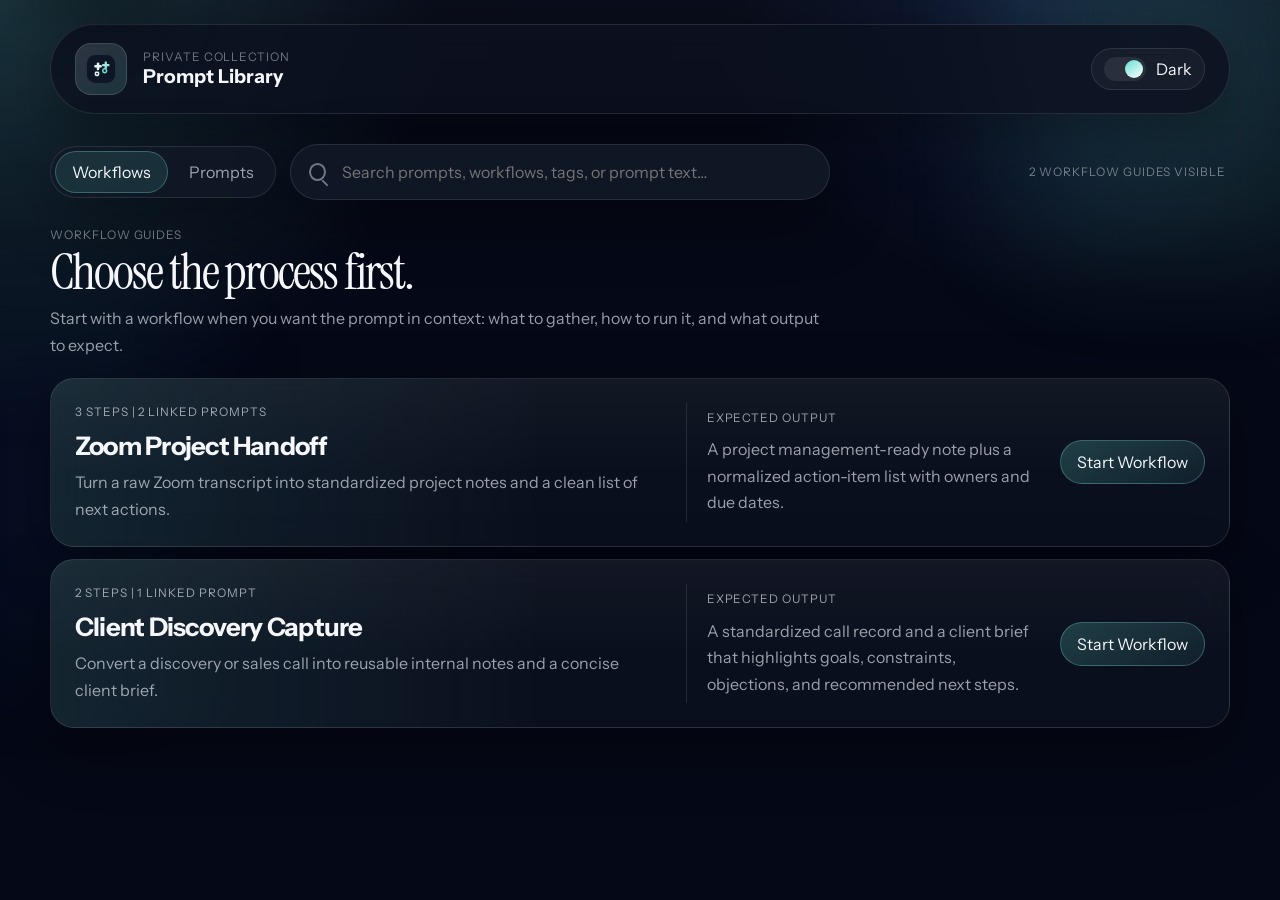
<file: index.html>
<!DOCTYPE html>
<html lang="en">
  <head>
    <meta charset="UTF-8" />
    <meta name="viewport" content="width=device-width, initial-scale=1.0" />
    <title>Prompt Library</title>
    <meta
      name="description"
      content="Browse, search, and manage a refined prompt library with a hidden admin workspace."
    />
    <link rel="preconnect" href="https://fonts.googleapis.com" />
    <link rel="preconnect" href="https://fonts.gstatic.com" crossorigin />
    <link
      href="https://fonts.googleapis.com/css2?family=Instrument+Sans:wght@400;500;600;700&family=Instrument+Serif:ital@0;1&display=swap"
      rel="stylesheet"
    />
    <link rel="stylesheet" href="./styles.css" />
  </head>
  <body>
    <a class="skip-link" href="#mainContent">Skip to content</a>
    <div class="app-shell">
      <div class="ambient ambient-one" aria-hidden="true"></div>
      <div class="ambient ambient-two" aria-hidden="true"></div>

      <header class="topbar">
        <div class="brand">
          <div class="brand-mark">
            <img src="./assets/logo.svg" alt="" width="30" height="30" />
          </div>
          <div>
            <p class="eyebrow">Private collection</p>
            <h1>Prompt Library</h1>
          </div>
        </div>

        <div class="topbar-actions">
          <button
            class="theme-toggle"
            id="themeToggle"
            type="button"
            aria-label="Toggle color theme"
          >
            <span class="theme-toggle-track">
              <span class="theme-toggle-thumb"></span>
            </span>
            <span id="themeToggleLabel">Dark</span>
          </button>
        </div>
      </header>

      <main class="layout" id="mainContent">
        <section class="toolbar">
          <div class="view-switch" id="viewSwitch" role="group" aria-label="Library view">
            <button
              class="view-switch-button active"
              type="button"
              data-view="workflows"
              aria-pressed="true"
            >
              Workflows
            </button>
            <button
              class="view-switch-button"
              type="button"
              data-view="prompts"
              aria-pressed="false"
            >
              Prompts
            </button>
          </div>
          <label class="search-field" for="searchInput">
            <span class="search-icon" aria-hidden="true"></span>
            <input
              id="searchInput"
              type="search"
              autocomplete="off"
              spellcheck="false"
              placeholder="Search prompts, workflows, tags, or prompt text…"
            />
          </label>
          <p class="toolbar-caption" id="resultSummary">Loading prompts…</p>
        </section>

        <section class="library-view" id="workflowView" aria-label="Workflow browser">
          <div class="workflow-view-header">
            <div>
              <p class="eyebrow">Workflow guides</p>
              <h2>Choose the process first.</h2>
              <p>
                Start with a workflow when you want the prompt in context: what to gather,
                how to run it, and what output to expect.
              </p>
            </div>
          </div>
          <section class="workflow-list" id="workflowList" aria-live="polite"></section>
          <section class="empty-state hidden" id="workflowEmptyState">
            <p class="empty-eyebrow">No workflows</p>
            <h3>No workflow guides match that search.</h3>
            <p>Try another keyword or switch to prompts to search the standalone library.</p>
          </section>
        </section>

        <section class="library-view hidden" id="promptView" aria-label="Prompt browser">
          <section class="filter-group" aria-label="Category filters">
            <p class="eyebrow">Categories</p>
            <section class="filters category-filters" id="categoryFilters" aria-label="Prompt filters"></section>
          </section>

          <section class="active-filter-bar hidden" id="activeFilterBar" aria-label="Active filters"></section>

          <section class="prompt-grid" id="promptGrid" aria-live="polite"></section>

          <section class="empty-state hidden" id="emptyState">
            <p class="empty-eyebrow">No matches</p>
            <h3 id="emptyStateTitle">Nothing fits that search yet.</h3>
            <p id="emptyStateMessage">
              Try another keyword, clear the active category, or expand the
              library in admin mode.
            </p>
          </section>
        </section>

        <section
          class="admin-shell hidden"
          id="adminShell"
          aria-label="Admin workspace"
          aria-hidden="true"
        >
          <div class="admin-shell-scrim" data-admin-close="true"></div>
          <div class="admin-shell-panel" role="dialog" aria-modal="true" aria-labelledby="adminTitle">
            <div class="admin-header">
              <div>
                <p class="eyebrow">Admin mode</p>
                <h3 id="adminTitle">Manage local draft prompts</h3>
                <p class="admin-note">
                  Published prompts and workflows come from repo-tracked files. Edits here stay in this browser only.
                </p>
              </div>
              <div class="admin-actions">
                <button class="secondary-button" id="openPaletteButton" type="button">
                  Quick add
                </button>
                <button class="ghost-button" id="adminLogoutButton" type="button">
                  Exit admin
                </button>
              </div>
            </div>

            <div class="admin-grid">
              <section class="admin-panel">
                <div class="panel-heading">
                  <h4 id="formTitle">Add prompt</h4>
                  <button class="ghost-button hidden" id="resetFormButton" type="button">
                    New prompt
                  </button>
                </div>

                <form id="promptForm" class="prompt-form">
                  <input type="hidden" id="promptId" />

                  <label>
                    <span>Title</span>
                    <input id="promptTitle" name="title" type="text" required />
                  </label>

                  <label>
                    <span>Category</span>
                    <input id="promptCategory" name="category" type="text" required />
                  </label>

                  <label>
                    <span>Shortcut</span>
                    <input
                      id="promptShortcut"
                      name="shortcut"
                      type="text"
                      maxlength="32"
                      autocomplete="off"
                      spellcheck="false"
                      placeholder="Optional, e.g. ;review"
                    />
                  </label>

                  <label>
                    <span>Short description</span>
                    <textarea
                      id="promptDescription"
                      name="description"
                      rows="3"
                      maxlength="220"
                      required
                    ></textarea>
                  </label>

                  <label>
                    <span>Prompt body</span>
                    <textarea id="promptBody" name="body" rows="9" required></textarea>
                  </label>

                  <label>
                    <span>Tags</span>
                    <input
                      id="promptTags"
                      name="tags"
                      type="text"
                      placeholder="Comma-separated tags"
                    />
                  </label>

                  <div class="form-actions">
                    <button class="primary-button" type="submit" id="savePromptButton">
                      Save prompt
                    </button>
                    <button class="ghost-button" type="button" id="deletePromptButton">
                      Delete
                    </button>
                  </div>
                </form>
              </section>

              <section class="admin-panel">
                <div class="panel-heading">
                  <h4>Library records</h4>
                  <p id="adminSummary"></p>
                </div>
                <div class="admin-list" id="adminList"></div>
              </section>
            </div>
          </div>
        </section>
      </main>
    </div>

    <div class="modal hidden" id="adminLoginModal" aria-hidden="true">
      <div class="modal-scrim" data-close="adminLoginModal"></div>
      <div class="modal-panel">
        <div class="modal-heading">
          <p class="eyebrow">Hidden access</p>
          <h3>Enter admin password</h3>
          <p>This is a local browser gate for the private editing workspace.</p>
        </div>
        <form id="adminLoginForm" class="stack-form">
          <label>
            <span>Password</span>
            <input id="adminPasswordInput" type="password" autocomplete="current-password" required />
          </label>
          <p class="inline-error hidden" id="adminLoginError">
            Incorrect password. Try again.
          </p>
          <div class="form-actions">
            <button class="primary-button" type="submit">Unlock admin</button>
            <button class="ghost-button" type="button" data-close="adminLoginModal">
              Cancel
            </button>
          </div>
        </form>
      </div>
    </div>

    <div class="modal hidden" id="commandPaletteModal" aria-hidden="true">
      <div class="modal-scrim" data-close="commandPaletteModal"></div>
      <div class="palette-panel">
        <div class="palette-header">
          <p class="eyebrow">Admin command palette</p>
          <h3>Quick add actions</h3>
        </div>
        <div class="palette-list" id="paletteList">
          <button class="palette-item" type="button" data-command="new-prompt">
            <span>New prompt</span>
            <kbd>Enter</kbd>
          </button>
        </div>
      </div>
    </div>

    <div class="modal hidden" id="promptDetailModal" aria-hidden="true">
      <div class="modal-scrim" data-close="promptDetailModal"></div>
      <div class="modal-panel prompt-detail-panel">
        <button
          class="ghost-button prompt-detail-close"
          id="promptDetailCloseButton"
          type="button"
          data-close="promptDetailModal"
          aria-label="Close prompt details"
        >
          Close
        </button>
        <div class="modal-heading prompt-detail-heading">
          <div class="prompt-detail-meta">
            <div class="prompt-detail-header-row">
              <span class="category-pill" id="promptDetailCategory"></span>
              <span class="shortcut-badge hidden" id="promptDetailShortcut"></span>
            </div>
            <h3 id="promptDetailTitle"></h3>
            <p id="promptDetailDescription"></p>
          </div>
        </div>
        <div class="prompt-detail-tags hidden" id="promptDetailTags"></div>
        <section class="detail-section hidden" id="promptDetailWorkflows">
          <div class="detail-section-header">
            <p class="eyebrow">Workflow context</p>
            <h4>Used in workflows</h4>
          </div>
          <div class="workflow-link-list" id="promptDetailWorkflowList"></div>
        </section>
        <div class="prompt-detail-body" id="promptDetailBody"></div>
        <div class="prompt-detail-actions">
          <button class="secondary-button hidden" type="button" id="promptDetailBackWorkflowButton">
            Back to Workflow
          </button>
          <button class="primary-button" type="button" id="promptDetailCopyButton">
            Copy Prompt
          </button>
        </div>
      </div>
    </div>

    <div class="modal hidden" id="workflowDetailModal" aria-hidden="true">
      <div class="modal-scrim" data-close="workflowDetailModal"></div>
      <div class="modal-panel workflow-detail-panel">
        <button
          class="ghost-button prompt-detail-close"
          id="workflowDetailCloseButton"
          type="button"
          data-close="workflowDetailModal"
          aria-label="Close workflow details"
        >
          Close
        </button>
        <div class="modal-heading prompt-detail-heading">
          <div class="prompt-detail-meta">
            <div class="prompt-detail-header-row">
              <span class="category-pill">Workflow Guide</span>
            </div>
            <h3 id="workflowDetailTitle"></h3>
            <p id="workflowDetailSummary"></p>
          </div>
        </div>

        <section class="workflow-modal-section workflow-modal-supporting">
          <div class="detail-section-header">
            <p class="eyebrow">When to use it</p>
            <h4>Best fit</h4>
          </div>
          <p class="detail-section-copy" id="workflowDetailWhenToUse"></p>
        </section>

        <section class="workflow-modal-section workflow-modal-supporting">
          <div class="detail-section-header">
            <p class="eyebrow">Required inputs</p>
            <h4>What you need</h4>
          </div>
          <ul class="workflow-input-list" id="workflowDetailInputs"></ul>
        </section>

        <section class="workflow-modal-section workflow-modal-steps">
          <div class="detail-section-header">
            <p class="eyebrow">Steps</p>
            <h4>How to run it</h4>
          </div>
          <ol class="workflow-step-list" id="workflowDetailSteps"></ol>
        </section>

        <section class="workflow-modal-section workflow-modal-supporting">
          <div class="detail-section-header">
            <p class="eyebrow">Expected output</p>
            <h4>What you get</h4>
          </div>
          <p class="detail-section-copy" id="workflowDetailOutput"></p>
        </section>

        <section class="workflow-modal-section workflow-modal-supporting">
          <div class="detail-section-header">
            <p class="eyebrow">Linked prompts</p>
            <h4>Prompt tools in this workflow</h4>
          </div>
          <div class="workflow-link-list" id="workflowDetailPrompts"></div>
        </section>
      </div>
    </div>

    <div class="toast" id="toast" aria-live="polite" aria-atomic="true"></div>

    <script type="module" src="./js/main.js"></script>
  </body>
</html>
</file>
<file: styles.css>
:root {
  color-scheme: dark;
  --font-sans: "Instrument Sans", "Segoe UI", sans-serif;
  --font-serif: "Instrument Serif", Georgia, serif;
  --bg: #050816;
  --bg-elevated: rgba(12, 17, 31, 0.84);
  --bg-elevated-strong: rgba(17, 24, 39, 0.92);
  --bg-soft: rgba(134, 239, 230, 0.08);
  --surface: rgba(255, 255, 255, 0.04);
  --surface-strong: rgba(255, 255, 255, 0.08);
  --border: rgba(255, 255, 255, 0.1);
  --border-strong: rgba(134, 239, 230, 0.28);
  --text: #f5f7fb;
  --text-muted: rgba(230, 236, 245, 0.66);
  --text-soft: rgba(230, 236, 245, 0.46);
  --accent: #66e0d4;
  --accent-strong: #31c8b7;
  --danger: #f38ba8;
  --shadow: 0 20px 60px rgba(0, 0, 0, 0.35);
  --radius-lg: 28px;
  --radius-md: 20px;
  --radius-sm: 14px;
  --content-width: 1180px;
}

body[data-theme="light"] {
  color-scheme: light;
  --bg: #eef3f4;
  --bg-elevated: rgba(255, 255, 255, 0.82);
  --bg-elevated-strong: rgba(255, 255, 255, 0.92);
  --bg-soft: rgba(5, 104, 103, 0.08);
  --surface: rgba(255, 255, 255, 0.78);
  --surface-strong: rgba(5, 104, 103, 0.08);
  --border: rgba(6, 29, 29, 0.1);
  --border-strong: rgba(5, 104, 103, 0.28);
  --text: #10212a;
  --text-muted: rgba(16, 33, 42, 0.66);
  --text-soft: rgba(16, 33, 42, 0.5);
  --accent: #0f9d93;
  --accent-strong: #0a746c;
  --danger: #c65a79;
  --shadow: 0 20px 50px rgba(24, 62, 74, 0.1);
}

* {
  box-sizing: border-box;
}

html,
body {
  margin: 0;
  min-height: 100%;
}

body {
  background:
    radial-gradient(circle at top left, rgba(102, 224, 212, 0.18), transparent 28%),
    radial-gradient(circle at 80% 0%, rgba(72, 131, 255, 0.12), transparent 22%),
    linear-gradient(180deg, rgba(255, 255, 255, 0.02), transparent 20%),
    var(--bg);
  color: var(--text);
  font-family: var(--font-sans);
  transition:
    background-color 220ms ease,
    color 220ms ease;
}

body.is-admin-open {
  overflow: hidden;
}

body.is-modal-open {
  overflow: hidden;
}

button,
input,
textarea {
  font: inherit;
}

button {
  color: inherit;
}

img {
  display: block;
  max-width: 100%;
}

.hidden {
  display: none !important;
}

.skip-link {
  position: fixed;
  left: 24px;
  top: 18px;
  z-index: 100;
  padding: 10px 14px;
  border: 1px solid var(--border-strong);
  border-radius: 999px;
  background: var(--bg-elevated-strong);
  color: var(--text);
  box-shadow: var(--shadow);
  transform: translateY(-160%);
  transition: transform 180ms ease;
}

.skip-link:focus {
  transform: translateY(0);
}

.app-shell {
  position: relative;
  min-height: 100vh;
  overflow: hidden;
}

.ambient {
  position: fixed;
  z-index: 0;
  filter: blur(70px);
  opacity: 0.85;
  pointer-events: none;
}

.ambient-one {
  top: -80px;
  right: -60px;
  width: 320px;
  height: 320px;
  background: rgba(102, 224, 212, 0.18);
}

.ambient-two {
  left: -100px;
  top: 38%;
  width: 300px;
  height: 300px;
  background: rgba(20, 65, 120, 0.15);
}

.topbar,
.layout {
  position: relative;
  z-index: 1;
}

.topbar {
  width: min(calc(100% - 40px), var(--content-width));
  margin: 24px auto 0;
  padding: 18px 24px;
  display: flex;
  align-items: center;
  justify-content: space-between;
  gap: 24px;
  border: 1px solid var(--border);
  border-radius: 999px;
  background: var(--bg-elevated);
  backdrop-filter: blur(22px);
  box-shadow: var(--shadow);
}

.brand {
  display: flex;
  align-items: center;
  gap: 16px;
}

.brand-mark {
  width: 52px;
  height: 52px;
  display: grid;
  place-items: center;
  border-radius: 16px;
  background: linear-gradient(145deg, rgba(255, 255, 255, 0.15), rgba(102, 224, 212, 0.16));
  border: 1px solid rgba(255, 255, 255, 0.12);
}

.brand-mark img {
  width: 30px;
  height: 30px;
}

.eyebrow,
.toolbar-caption,
.empty-eyebrow {
  margin: 0;
  letter-spacing: 0.08em;
  text-transform: uppercase;
  font-size: 0.74rem;
  color: var(--text-soft);
}

.brand h1,
.admin-header h3,
.modal-panel h3,
.palette-panel h3 {
  margin: 0;
}

.brand h1 {
  font-size: 1.2rem;
  font-weight: 700;
}

.topbar-actions {
  display: flex;
  align-items: center;
  gap: 12px;
}

.theme-toggle,
.primary-button,
.secondary-button,
.ghost-button,
.copy-button {
  border: 1px solid var(--border);
  border-radius: 999px;
  background: var(--surface);
  cursor: pointer;
  transition:
    transform 180ms ease,
    background-color 180ms ease,
    border-color 180ms ease,
    opacity 180ms ease;
}

.theme-toggle:hover,
.primary-button:hover,
.secondary-button:hover,
.ghost-button:hover,
.copy-button:hover {
  transform: translateY(-1px);
  border-color: var(--border-strong);
}

.theme-toggle:focus-visible,
.primary-button:focus-visible,
.secondary-button:focus-visible,
.ghost-button:focus-visible,
.copy-button:focus-visible,
.view-switch-button:focus-visible,
.filter-chip:focus-visible,
.active-filter-chip:focus-visible,
.workflow-link:focus-visible,
.text-button:focus-visible,
.palette-item:focus-visible,
.skip-link:focus-visible {
  outline: 2px solid var(--accent);
  outline-offset: 3px;
}

.theme-toggle {
  display: inline-flex;
  align-items: center;
  gap: 10px;
  padding: 8px 12px;
}

.theme-toggle-track {
  width: 42px;
  height: 24px;
  padding: 3px;
  display: inline-flex;
  align-items: center;
  border-radius: 999px;
  background: var(--surface-strong);
}

.theme-toggle-thumb {
  width: 18px;
  height: 18px;
  border-radius: 50%;
  background: linear-gradient(145deg, var(--accent), #ffffff);
  transform: translateX(18px);
  transition: transform 220ms ease;
}

body[data-theme="light"] .theme-toggle-thumb {
  transform: translateX(0);
}

.layout {
  width: min(calc(100% - 40px), var(--content-width));
  margin: 24px auto 48px;
}

.prompt-card,
.admin-panel,
.empty-state,
.modal-panel,
.palette-panel {
  border: 1px solid var(--border);
  background: var(--bg-elevated);
  backdrop-filter: blur(22px);
  box-shadow: var(--shadow);
}

.toolbar {
  padding: 6px 0 20px;
  display: grid;
  grid-template-columns: auto minmax(260px, 540px) minmax(140px, 1fr);
  align-items: center;
  gap: 14px;
}

.view-switch {
  width: fit-content;
  padding: 4px;
  display: inline-flex;
  gap: 4px;
  border: 1px solid var(--border);
  border-radius: 999px;
  background: var(--bg-elevated-strong);
  box-shadow: var(--shadow);
}

.view-switch-button {
  padding: 10px 16px;
  border: 1px solid transparent;
  border-radius: 999px;
  background: transparent;
  color: var(--text-muted);
  cursor: pointer;
  transition:
    background-color 180ms ease,
    border-color 180ms ease,
    color 180ms ease;
}

.view-switch-button:hover {
  color: var(--text);
  background: var(--surface);
}

.view-switch-button.active {
  background: rgba(102, 224, 212, 0.12);
  border-color: var(--border-strong);
  color: var(--text);
}

.library-view {
  animation: modal-rise 180ms ease;
}

.workflow-view-header {
  margin: 8px 0 18px;
  max-width: 780px;
}

.workflow-view-header h2 {
  margin: 4px 0 8px;
  font-family: var(--font-serif);
  font-size: clamp(2rem, 4vw, 3.4rem);
  font-weight: 400;
  line-height: 1;
  letter-spacing: -0.04em;
  text-wrap: balance;
}

.workflow-view-header p:last-child {
  margin: 0;
  color: var(--text-muted);
  line-height: 1.7;
  text-wrap: pretty;
}

.workflow-list {
  display: grid;
  gap: 12px;
}

.workflow-card {
  padding: 24px;
  display: grid;
  grid-template-columns: minmax(0, 1.3fr) minmax(240px, 0.78fr) auto;
  align-items: center;
  gap: 20px;
  border: 1px solid var(--border);
  border-radius: 24px;
  background:
    linear-gradient(90deg, rgba(102, 224, 212, 0.1), transparent 42%),
    linear-gradient(180deg, rgba(255, 255, 255, 0.035), transparent 58%),
    var(--bg-elevated);
  backdrop-filter: blur(22px);
  box-shadow: var(--shadow);
  transition:
    transform 180ms ease,
    border-color 180ms ease;
}

.workflow-card:hover {
  transform: translateY(-2px);
  border-color: var(--border-strong);
}

.workflow-card-main {
  min-width: 0;
}

.workflow-card h3 {
  margin: 8px 0 8px;
  font-size: clamp(1.35rem, 2vw, 1.85rem);
  letter-spacing: -0.03em;
  text-wrap: balance;
}

.workflow-card p {
  margin: 0;
  color: var(--text-muted);
  line-height: 1.65;
  text-wrap: pretty;
}

.workflow-card-detail {
  align-self: stretch;
  padding-left: 20px;
  display: grid;
  align-content: center;
  border-left: 1px solid var(--border);
}

.workflow-card-detail p:last-child {
  margin-top: 8px;
}

.workflow-card .primary-button {
  justify-self: end;
  white-space: nowrap;
}

.detail-section-header {
  display: flex;
  align-items: end;
  justify-content: space-between;
  gap: 16px;
}

.detail-section-copy,
.workflow-step-copy p:last-child,
.workflow-empty-copy,
.admin-note {
  margin: 0;
  color: var(--text-muted);
  line-height: 1.65;
}

.search-field {
  display: flex;
  align-items: center;
  gap: 14px;
  width: min(100%, 540px);
  padding: 16px 18px;
  border: 1px solid var(--border);
  border-radius: 999px;
  background: var(--bg-elevated-strong);
  box-shadow: var(--shadow);
}

.search-field:focus-within {
  border-color: var(--border-strong);
}

.search-icon {
  width: 18px;
  height: 18px;
  border: 2px solid var(--text-soft);
  border-radius: 50%;
  position: relative;
}

.search-icon::after {
  content: "";
  position: absolute;
  right: -5px;
  bottom: -5px;
  width: 8px;
  height: 2px;
  border-radius: 99px;
  background: var(--text-soft);
  transform: rotate(45deg);
}

.search-field input {
  width: 100%;
  border: 0;
  outline: 0;
  color: var(--text);
  background: transparent;
}

.toolbar-caption {
  justify-self: end;
  padding: 0 4px;
  text-align: right;
}

.filters {
  display: flex;
  flex-wrap: wrap;
  gap: 10px;
  padding: 12px 0 20px;
}

.filter-group {
  padding-top: 2px;
}

.category-filters {
  padding-top: 10px;
}

.active-filter-bar {
  margin: -4px 0 18px;
  display: flex;
  align-items: center;
  flex-wrap: wrap;
  gap: 10px;
}

.active-filter-chip {
  padding: 8px 12px;
  border: 1px solid var(--border-strong);
  border-radius: 999px;
  background: rgba(102, 224, 212, 0.12);
  color: var(--text);
  cursor: pointer;
}

.active-filter-chip span {
  color: var(--text-soft);
}

.active-filter-clear {
  padding: 8px 4px;
}

.filter-chip {
  padding: 10px 14px;
  border: 1px solid transparent;
  border-radius: 999px;
  background: var(--surface);
  color: var(--text-muted);
  cursor: pointer;
  transition:
    background-color 180ms ease,
    border-color 180ms ease,
    color 180ms ease,
    transform 180ms ease;
}

.filter-chip:hover {
  transform: translateY(-1px);
}

.filter-chip.active {
  background: rgba(102, 224, 212, 0.12);
  border-color: var(--border-strong);
  color: var(--text);
}

.prompt-grid {
  display: grid;
  grid-template-columns: repeat(3, minmax(0, 1fr));
  gap: 16px;
}

.prompt-card {
  min-height: 312px;
  padding: 20px;
  border-radius: 24px;
  display: flex;
  flex-direction: column;
  gap: 18px;
  border: 1px solid var(--border);
  color: inherit;
  text-align: left;
  cursor: pointer;
  transition:
    transform 200ms ease,
    border-color 200ms ease,
    background-color 200ms ease,
    opacity 200ms ease;
}

.prompt-card:hover {
  transform: translateY(-4px);
  border-color: var(--border-strong);
}

.prompt-card:focus-visible {
  outline: 2px solid var(--accent);
  outline-offset: 2px;
  border-color: var(--border-strong);
}

.prompt-meta {
  display: flex;
  align-items: center;
  justify-content: space-between;
  gap: 12px;
}

.category-pill,
.tag-pill,
.shortcut-badge {
  display: inline-flex;
  align-items: center;
  border-radius: 999px;
}

.category-pill {
  padding: 7px 10px;
  background: rgba(102, 224, 212, 0.1);
  color: var(--text);
  font-size: 0.8rem;
}

.shortcut-badge {
  max-width: 100%;
  padding: 6px 10px;
  background: rgba(255, 255, 255, 0.05);
  border: 1px solid var(--border);
  color: var(--accent);
  font-size: 0.78rem;
  font-family: ui-monospace, SFMono-Regular, Consolas, monospace;
  line-height: 1;
  white-space: nowrap;
}

.prompt-card h3 {
  margin: 0;
  font-size: 1.3rem;
  line-height: 1.15;
  letter-spacing: -0.02em;
  text-wrap: balance;
}

.prompt-description,
.prompt-snippet,
.workflow-membership {
  margin: 0;
  color: var(--text-muted);
  line-height: 1.65;
}

.prompt-snippet {
  display: -webkit-box;
  overflow: hidden;
  -webkit-line-clamp: 4;
  -webkit-box-orient: vertical;
  color: var(--text-soft);
  font-size: 0.96rem;
}

.workflow-membership {
  margin-top: -6px;
  color: var(--accent);
  font-size: 0.86rem;
}

.prompt-footer {
  margin-top: auto;
  display: flex;
  align-items: end;
  justify-content: space-between;
  gap: 16px;
}

.tag-list {
  display: flex;
  flex-wrap: wrap;
  gap: 8px;
}

.tag-pill {
  padding: 5px 10px;
  background: var(--surface);
  color: var(--text-soft);
  font-size: 0.8rem;
}

.copy-button,
.primary-button,
.secondary-button,
.ghost-button {
  padding: 11px 16px;
}

.copy-button.is-copied,
.primary-button {
  background: linear-gradient(145deg, rgba(102, 224, 212, 0.22), rgba(102, 224, 212, 0.08));
  border-color: var(--border-strong);
}

.secondary-button {
  background: rgba(102, 224, 212, 0.08);
}

.ghost-button {
  background: transparent;
}

.empty-state {
  margin-top: 20px;
  padding: 36px;
  border-radius: var(--radius-lg);
  text-align: center;
}

.empty-state h3 {
  margin: 10px 0 8px;
  font-family: var(--font-serif);
  font-size: 2rem;
  font-weight: 400;
}

.empty-state p:last-child {
  max-width: 42ch;
  margin: 0 auto;
  color: var(--text-muted);
  line-height: 1.6;
}

.admin-shell {
  position: fixed;
  inset: 0;
  z-index: 30;
  display: grid;
  place-items: center;
  padding: 18px;
}

.admin-shell-scrim {
  position: absolute;
  inset: 0;
  background: rgba(0, 0, 0, 0.48);
  backdrop-filter: blur(12px);
}

.admin-shell-panel {
  position: relative;
  z-index: 1;
  width: min(calc(100% - 24px), var(--content-width));
  max-height: calc(100vh - 36px);
  overflow: auto;
  padding: 26px;
  border: 1px solid var(--border);
  border-radius: 32px;
  background: linear-gradient(180deg, rgba(102, 224, 212, 0.06), transparent 18%), var(--bg-elevated);
  box-shadow: var(--shadow);
}

.admin-header,
.panel-heading,
.admin-record-header {
  display: flex;
  align-items: center;
  justify-content: space-between;
  gap: 16px;
}

.admin-record-meta {
  display: flex;
  align-items: center;
  gap: 10px;
  flex-wrap: wrap;
}

.admin-actions {
  display: flex;
  gap: 10px;
}

.admin-note {
  margin-top: 8px;
  max-width: 56ch;
}

.admin-grid {
  margin-top: 18px;
  display: grid;
  grid-template-columns: minmax(0, 0.9fr) minmax(0, 1.1fr);
  gap: 16px;
}

.admin-panel {
  border-radius: var(--radius-lg);
  padding: 20px;
}

.prompt-form,
.stack-form {
  display: grid;
  gap: 14px;
}

.prompt-form label,
.stack-form label {
  display: grid;
  gap: 8px;
}

.prompt-form input,
.prompt-form textarea,
.stack-form input {
  width: 100%;
  padding: 14px 16px;
  border: 1px solid var(--border);
  border-radius: 16px;
  outline: 0;
  color: var(--text);
  background: var(--surface);
  resize: vertical;
}

.prompt-form input:focus,
.prompt-form textarea:focus,
.stack-form input:focus {
  border-color: var(--border-strong);
}

.form-actions {
  display: flex;
  flex-wrap: wrap;
  gap: 10px;
  margin-top: 6px;
}

.admin-list {
  margin-top: 16px;
  display: grid;
  gap: 12px;
  max-height: 680px;
  overflow: auto;
  padding-right: 4px;
}

.admin-record {
  padding: 16px;
  border: 1px solid var(--border);
  border-radius: 20px;
  background: var(--surface);
}

.admin-record h5 {
  margin: 0;
  font-size: 1rem;
}

.admin-record p {
  margin: 10px 0 0;
  color: var(--text-muted);
  line-height: 1.5;
}

.admin-record-actions {
  display: flex;
  gap: 10px;
  margin-top: 14px;
}

.text-button {
  padding: 0;
  border: 0;
  background: none;
  color: var(--accent);
  cursor: pointer;
}

.text-button.danger {
  color: var(--danger);
}

.modal {
  position: fixed;
  inset: 0;
  z-index: 40;
  display: grid;
  place-items: center;
  overscroll-behavior: contain;
}

.modal-scrim {
  position: absolute;
  inset: 0;
  background: rgba(0, 0, 0, 0.5);
  backdrop-filter: blur(12px);
}

.modal-panel,
.palette-panel {
  position: relative;
  z-index: 1;
  width: min(calc(100% - 32px), 460px);
  max-height: calc(100vh - 32px);
  overflow: auto;
  overscroll-behavior: contain;
  padding: 24px;
  border-radius: 28px;
  animation: modal-rise 180ms ease;
}

.modal-heading p:last-child,
.palette-header {
  color: var(--text-muted);
}

.prompt-detail-panel {
  width: min(calc(100% - 32px), 720px);
  padding: 24px;
  display: flex;
  flex-direction: column;
}

.prompt-detail-heading {
  align-items: flex-start;
}

.prompt-detail-meta {
  display: grid;
  gap: 12px;
  padding-right: 88px;
}

.prompt-detail-header-row {
  display: flex;
  align-items: center;
  gap: 10px;
  flex-wrap: wrap;
}

.prompt-detail-close {
  position: absolute;
  top: 24px;
  right: 24px;
}

.prompt-detail-heading h3 {
  font-size: clamp(1.8rem, 3.2vw, 2.5rem);
  line-height: 1;
  letter-spacing: -0.03em;
  text-wrap: balance;
}

.prompt-detail-heading p {
  margin: 0;
  color: var(--text-muted);
  line-height: 1.7;
}

.prompt-detail-tags {
  margin-top: 18px;
  display: flex;
  flex-wrap: wrap;
  gap: 8px;
}

.detail-section {
  margin-top: 18px;
  padding: 18px;
  border: 1px solid var(--border);
  border-radius: 20px;
  background: var(--surface);
}

.detail-section-header h4 {
  margin: 4px 0 0;
  font-size: 1rem;
}

.prompt-detail-body {
  margin-top: 18px;
  padding: 18px;
  border: 1px solid var(--border);
  border-radius: 20px;
  background: var(--surface);
  color: var(--text-muted);
  line-height: 1.75;
  white-space: pre-wrap;
}

.prompt-detail-actions {
  margin-top: 18px;
  display: flex;
  justify-content: flex-end;
}

.workflow-link-list {
  display: flex;
  flex-wrap: wrap;
  gap: 10px;
}

.workflow-link {
  padding: 10px 14px;
  border: 1px solid var(--border);
  border-radius: 999px;
  background: rgba(102, 224, 212, 0.08);
  color: var(--text);
  cursor: pointer;
  transition:
    transform 180ms ease,
    border-color 180ms ease,
    background-color 180ms ease;
}

.workflow-link:hover {
  transform: translateY(-1px);
  border-color: var(--border-strong);
}

.workflow-detail-panel {
  width: min(calc(100% - 32px), 780px);
}

.workflow-modal-section {
  margin-top: 18px;
  padding-top: 18px;
  border-top: 1px solid var(--border);
}

.workflow-modal-supporting {
  display: grid;
  gap: 12px;
}

.workflow-modal-steps {
  padding: 20px;
  border: 1px solid var(--border-strong);
  border-radius: 22px;
  background:
    linear-gradient(180deg, rgba(102, 224, 212, 0.08), transparent 44%),
    var(--surface);
}

.workflow-modal-section .detail-section-header {
  margin-bottom: 2px;
}

.workflow-input-list {
  margin: 0;
  padding-left: 20px;
}

.workflow-step-list {
  margin: 0;
  padding-left: 0;
  list-style: none;
}

.workflow-input-list li,
.workflow-step-list li {
  color: var(--text-muted);
  line-height: 1.65;
}

.workflow-step-list {
  display: grid;
  gap: 14px;
}

.workflow-step {
  padding: 0 4px 14px 0;
  display: grid;
  gap: 10px;
  border-bottom: 1px solid var(--border);
}

.workflow-step:last-child {
  padding-bottom: 0;
  border-bottom: 0;
}

.workflow-step-copy {
  display: grid;
  gap: 6px;
}

.workflow-step-title {
  margin: 0;
  color: var(--text);
  font-weight: 600;
}

.workflow-step-actions {
  display: flex;
  flex-wrap: wrap;
  gap: 8px;
}

.workflow-link.secondary {
  background: transparent;
}

.inline-error {
  margin: 0;
  color: var(--danger);
}

.palette-panel {
  width: min(calc(100% - 32px), 520px);
}

.palette-list {
  margin-top: 18px;
  display: grid;
  gap: 10px;
}

.palette-item {
  width: 100%;
  padding: 18px 20px;
  display: flex;
  align-items: center;
  justify-content: space-between;
  border: 1px solid var(--border);
  border-radius: 20px;
  background: var(--surface);
  cursor: pointer;
}

.palette-item kbd {
  padding: 5px 8px;
  border-radius: 10px;
  background: var(--bg-soft);
  color: var(--text-muted);
  font-family: inherit;
  font-size: 0.78rem;
}

.toast {
  position: fixed;
  left: 50%;
  bottom: 26px;
  z-index: 60;
  min-width: 180px;
  padding: 12px 16px;
  border-radius: 999px;
  background: var(--bg-elevated-strong);
  border: 1px solid var(--border-strong);
  box-shadow: var(--shadow);
  transform: translate(-50%, 24px);
  opacity: 0;
  pointer-events: none;
  transition:
    opacity 180ms ease,
    transform 180ms ease;
}

.toast.show {
  opacity: 1;
  transform: translate(-50%, 0);
}

@keyframes modal-rise {
  from {
    opacity: 0;
    transform: translateY(12px) scale(0.98);
  }

  to {
    opacity: 1;
    transform: translateY(0) scale(1);
  }
}

@media (max-width: 1040px) {
  .toolbar {
    grid-template-columns: auto minmax(260px, 1fr);
  }

  .toolbar-caption {
    grid-column: 1 / -1;
    justify-self: start;
    text-align: left;
  }

  .admin-grid {
    grid-template-columns: 1fr;
  }

  .prompt-grid {
    grid-template-columns: repeat(2, minmax(0, 1fr));
  }

  .workflow-card {
    grid-template-columns: 1fr;
    align-items: stretch;
  }

  .workflow-card-detail {
    padding-left: 0;
    padding-top: 16px;
    border-left: 0;
    border-top: 1px solid var(--border);
  }

  .workflow-card .primary-button {
    justify-self: start;
  }
}

@media (max-width: 760px) {
  .topbar {
    width: min(calc(100% - 24px), var(--content-width));
    margin-top: 12px;
    padding: 16px;
    border-radius: 28px;
    flex-direction: column;
    align-items: stretch;
  }

  .layout {
    width: min(calc(100% - 24px), var(--content-width));
    margin-top: 18px;
  }

  .toolbar {
    grid-template-columns: 1fr;
  }

  .view-switch {
    width: 100%;
  }

  .view-switch-button {
    flex: 1;
  }

  .prompt-grid {
    grid-template-columns: 1fr;
  }

  .prompt-card {
    min-height: auto;
  }

  .prompt-footer,
  .admin-header,
  .panel-heading,
  .prompt-detail-heading,
  .detail-section-header {
    flex-direction: column;
    align-items: flex-start;
  }

  .admin-shell-panel {
    padding: 18px;
  }

  .admin-record-meta {
    align-items: flex-start;
  }

  .prompt-detail-meta {
    padding-right: 0;
    margin-top: 44px;
  }

  .prompt-detail-close {
    top: 18px;
    right: 18px;
  }
}

@media (prefers-reduced-motion: reduce) {
  *,
  *::before,
  *::after {
    animation-duration: 0.01ms !important;
    animation-iteration-count: 1 !important;
    scroll-behavior: auto !important;
    transition-duration: 0.01ms !important;
  }
}
</file>
